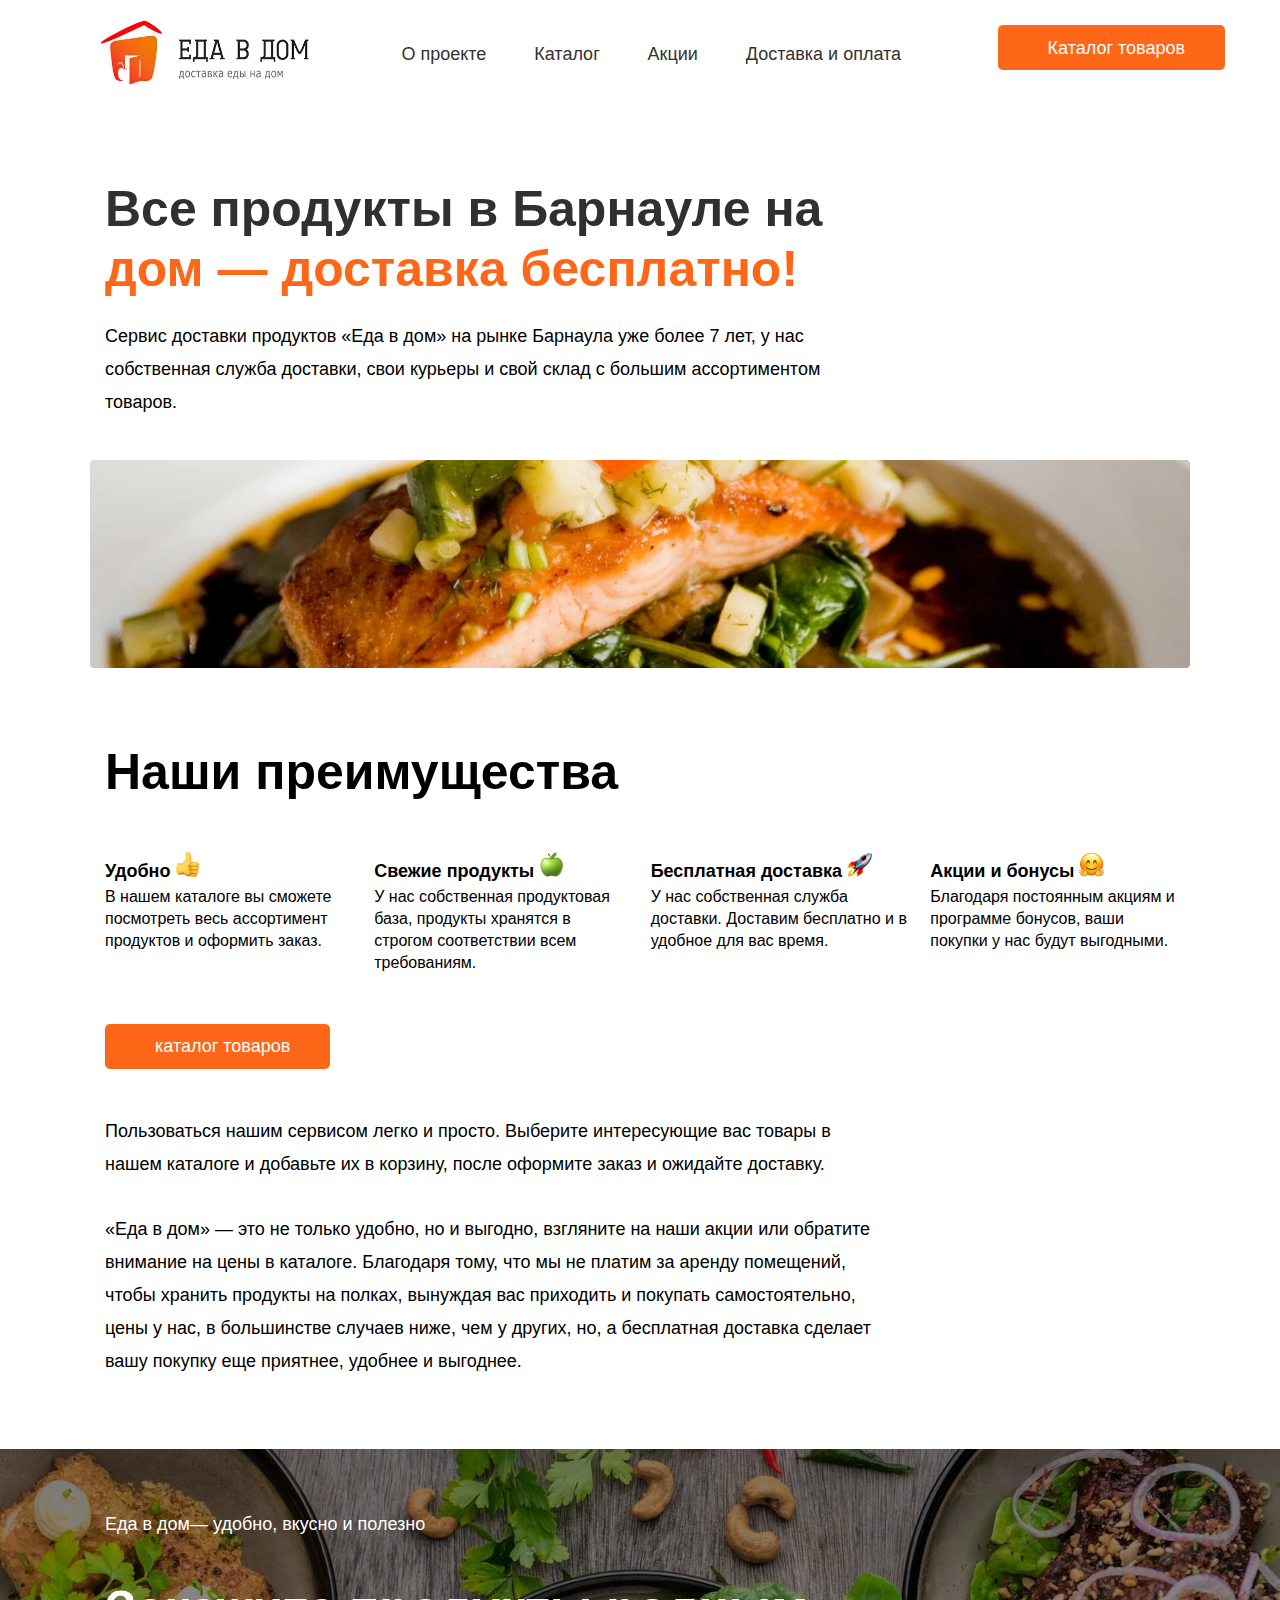
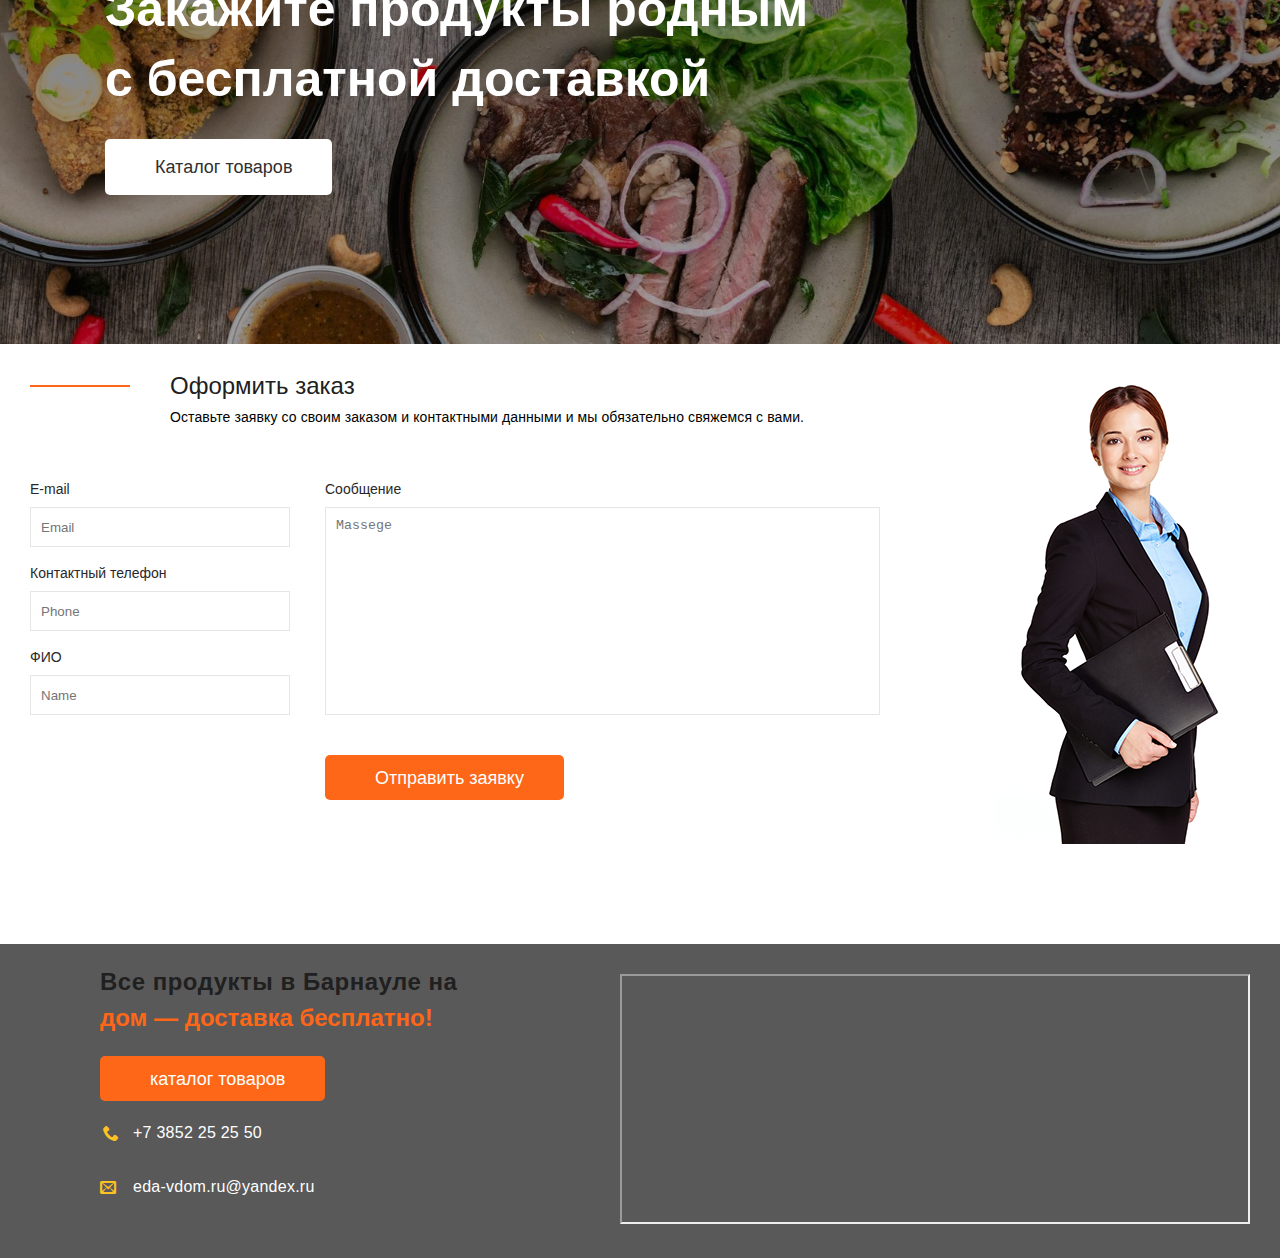
<file: localhost/index.html>
<!DOCTYPE html>
<html lang="en">

<head>
    <meta charset="UTF-8">
    <meta name="viewport" content="width=device-width, initial-scale=1.0">
    <title>О проекте</title>
    <link rel="stylesheet" href="style/style.css">
    <link rel="stylesheet" href="style/fonts.css">
    <link rel="stylesheet" href="style/fonts2.css">
</head>

<body>
    <header>
        <div class="header_content">
            <div class="container">
                <div class="header_content-inner">
                    <div class="header_logo">
                        <a href="#">
                            <img src="img/logo.png" alt="" width="210">
                        </a>
                    </div>
                    <nav class="menu">
                        <div class="header_btn-menu">
                            <span class="icon_bars"></span>
                        </div>
                        <ul>
                            <li><a href="#">О проекте</a></li>
                            <li><a href="docs/katalog.php">Каталог</a></li>
                            <li><a href="docs/sale.php">Акции</a></li>
                            <li><a href="docs/gotohome.html">Доставка и оплата</a></li>
                        </ul>
                    </nav>
                    <div class="header-auth">
                        <a href="docs/katalog.php" class="header_btn">Каталог товаров</a>
                    </div>
                </div>
            </div>
        </div>
    </header>
    <section>
        <div class="title">
            <div class="container-item">
                <div class="title-item">
                    <div class="title-title">
                        <div class="title-1">
                            Все продукты в Барнауле на
                        </div>
                        <div class="title-2">
                            дом — доставка бесплатно!
                        </div>
                    </div>
                </div>
                <div class="title-item-top">
                    <div class="title-text">
                        Сервис доставки продуктов «Еда в дом» на рынке Барнаула уже более 7 лет, у нас
                        <p>собственная служба доставки, свои курьеры и свой склад с большим ассортиментом</p> товаров.
                    </div>
                </div>
            </div>
        </div>
    </section>
    <section>
        <div class="index-img-section">
            <img src="img/index-1.png" alt="" width="1100px">
        </div>
    </section>
    <section>
        <div class="advantages">
            <div class="container-item">
                <div class="advantages-item">
                    <div class="advantages-title-item">
                        <div class="advantages-title">
                            Наши преимущества
                        </div>
                    </div>
                    <div class="advantages-grid">
                        <div class="advantages-grid-item">
                            <div class="advantages-grid-title">
                                Удобно
                                <img src="img/like.png" alt="" width="25px">
                            </div>
                            <div class="advantages-grid-text">
                                В нашем каталоге вы сможете посмотреть весь ассортимент продуктов и оформить заказ.
                            </div>
                        </div>
                        <div class="advantages-grid-item">
                            <div class="advantages-grid-title">
                                Свежие продукты
                                <img src="img/apple.png" alt="" width="25px">
                            </div>
                            <div class="advantages-grid-text">
                                У нас собственная продуктовая база, продукты хранятся в строгом соответствии всем
                                требованиям.
                            </div>
                        </div>
                        <div class="advantages-grid-item">
                            <div class="advantages-grid-title">
                                Бесплатная доставка
                                <img src="img/space.png" alt="" width="25px">
                            </div>
                            <div class="advantages-grid-text">
                                У нас собственная служба доставки. Доставим бесплатно и в удобное для вас время.
                            </div>
                        </div>
                        <div class="advantages-grid-item">
                            <div class="advantages-grid-title">
                                Акции и бонусы
                                <img src="img/smile.png" alt="" width="25px">
                            </div>
                            <div class="advantages-grid-text">
                                Благодаря постоянным акциям и программе бонусов, ваши покупки у нас будут выгодными.
                            </div>
                        </div>
                    </div>
                    <div class="advantages-btn">
                        <a href="docs/katalog.php" id="btn">каталог товаров</a>
                    </div>
                </div>
            </div>
        </div>
    </section>
    <section>
        <div class="index-text">
            <div class="container-item">
                <div class="index-text-item">
                    <div class="title-text">
                        Пользоваться нашим сервисом легко и просто. Выберите интересующие вас товары в
                        <p>нашем каталоге и добавьте их в корзину, после оформите заказ и ожидайте доставку.</p>
                    </div>
                </div>
                <div class="index-text-item">
                    <div class="title-text">
                        «Еда в дом» — это не только удобно, но и выгодно, взгляните на наши акции или обратите
                        <p>внимание на цены в каталоге. Благодаря тому, что мы не платим за аренду помещений,</p>
                        <p>чтобы хранить продукты на полках, вынуждая вас приходить и покупать самостоятельно,</p>
                        <p>цены у нас, в большинстве случаев ниже, чем у других, но, а бесплатная доставка сделает</p>
                        вашу покупку еще приятнее, удобнее и выгоднее.
                    </div>
                </div>
            </div>
        </div>
    </section>
    <section>
        <div class="sector">
            <div class="container-item">
                <div class="sector-item">
                    <div class="sector-text">
                        Еда в дом— удобно, вкусно и полезно
                    </div>
                    <div class="sector-title">
                        Закажите продукты родным
                        <p>с бесплатной доставкой</p>
                    </div>
                    <div class="sector-btn">
                        <a href="docs/katalog.php" id="btn-1">Каталог товаров</a>
                    </div>
                </div>
            </div>
        </div>
    </section>
    <section class="form">
        <div class="container">
            <div class="form__inner">
                <div class="form__content" id="form">
                    <div class="form__title-box">
                        <div class="form__title">
                            Оформить заказ
                        </div>
                        <div class="form__text">
                            Оставьте заявку со своим заказом и контактными данными и мы обязательно свяжемся с вами.
                        </div>
                    </div>
                    <div class="form__box">
                        <form action="php/index-form.php" method="post">
                            <div class="form__box-inner">
                                <div class="form__box-left">
                                    <label>
                                        E-mail
                                        <input type="text" name="email" placeholder="Email">
                                    </label>
                                    <label>
                                        Контактный телефон
                                        <input type="phone" name="phone" placeholder="Phone">
                                    </label>
                                    <label>
                                        ФИО
                                        <input type="name" name="name" placeholder="Name">
                                    </label>

                                </div>
                                <div class="form__box-right">
                                    <label>
                                        Сообщение
                                        <textarea type="massege" name="massege" placeholder="Massege"></textarea>
                                    </label>
                                    <a href="#"><button class="form_btn" type="submit">Отправить заявку</button></a>
                                </div>
                            </div>
                        </form>
                    </div>
                </div>
            </div>
        </div>
    </section>
    <footer class="footer">
        <div class="footer__content">
            <div class="container">
                <div class="footer__inner">
                    <div class="footer__info">
                        <div class="footer-title">
                            <div class="footer__title">
                                Все продукты в Барнауле на
                            </div>
                            <div class="footer__text">
                                дом — доставка бесплатно!
                            </div>
                        </div>
                        <a class="footer_btn" href="docs/katalog.php" id="btn">
                            каталог товаров
                        </a>
                        <ul class="footer__list">
                            <li><a class="footer__phone" href="tel:83852252550">+7 3852 25 25 50</a></li>
                            <li><a href="#">eda-vdom.ru@yandex.ru</a></li>
                        </ul>
                    </div>
                    <div class="footer__map">
                        <iframe height="250px"
                            src="https://www.google.com/maps/embed?pb=!1m18!1m12!1m3!1d2381.423820880641!2d83.69176027668077!3d53.353569572291406!2m3!1f0!2f0!3f0!3m2!1i1024!2i768!4f13.1!3m3!1m2!1s0x42dda3a75475b175%3A0x5d2214074c2a76b5!2z0YPQuy4g0J7QvNGB0LrQsNGPLCAxMiwg0JHQsNGA0L3QsNGD0LssINCQ0LvRgtCw0LnRgdC60LjQuSDQutGA0LDQuSwgNjU2MDY2!5e0!3m2!1sru!2sru!4v1689674623189!5m2!1sru!2sru"></iframe>
                    </div>
                </div>
            </div>
        </div>
    </footer>
</body>

</html>
</file>
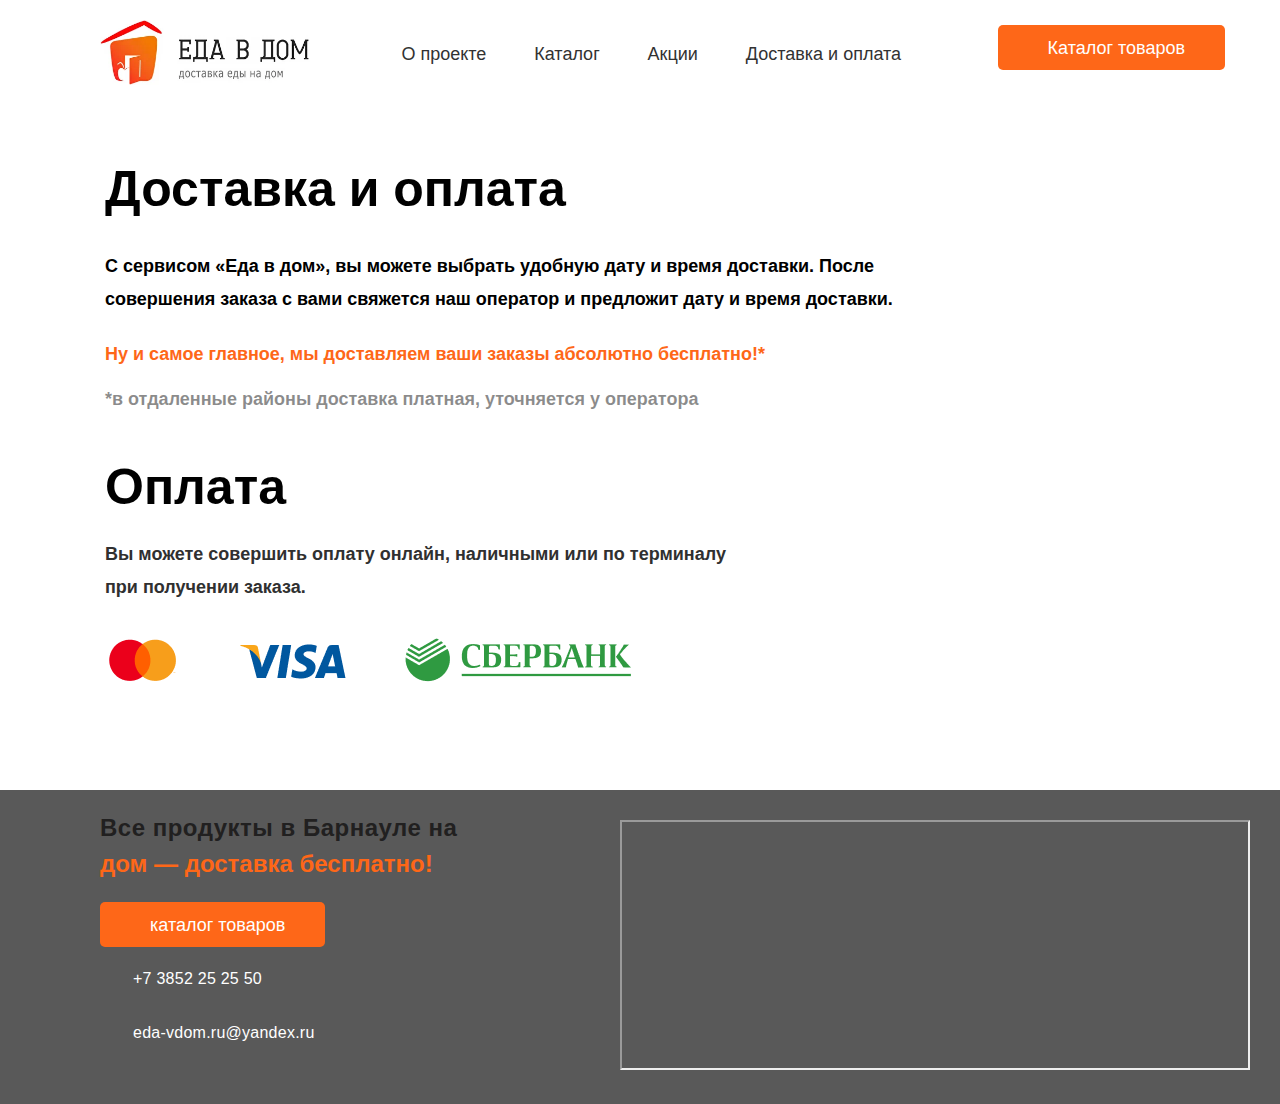
<file: localhost/docs/gotohome.html>
<!DOCTYPE html>
<html lang="en">
<head>
    <meta charset="UTF-8">
    <meta name="viewport" content="width=device-width, initial-scale=1.0">
    <title>Акции</title>
    <link rel="stylesheet" href="../style/style.css">
</head>
<body>
    <header>
        <div class="header_content">
            <div class="container">
                <div class="header_content-inner">
                    <div class="header_logo">
                        <a href="../index.html">
                            <img src="../img/logo.png" alt="" width="210">
                        </a>
                    </div>
                    <nav class="menu">
                        <div class="header_btn-menu">
                            <span class="icon_bars"></span>
                        </div>
                        <ul>
                            <li><a href="../index.html">О проекте</a></li>
                            <li><a href="katalog.php">Каталог</a></li>
                            <li><a href="sale.php">Акции</a></li>
                            <li><a href="#">Доставка и оплата</a></li>
                        </ul>
                    </nav>
                    <div class="header-auth">
                        <a href="katalog.php" class="header_btn">Каталог товаров</a>
                    </div>
                </div>
            </div>
        </div>
    </header>
    <section>
        <div class="title-sale">
            <div class="container-item">
                <div class="title-sale-text">
                    Доставка и оплата
                </div>
                <div class="title-sale-text">
                    <div class="title-sale-text-1">
                        С сервисом «Еда в дом», вы можете выбрать удобную дату и время доставки. После 
                        <p>совершения заказа с вами свяжется наш оператор и предложит дату и время доставки.</p>
                    </div>
                    <div class="title-sale-text-2">
                        Ну и самое главное, мы доставляем ваши заказы абсолютно бесплатно!*
                    </div>
                    <div class="title-sale-text-3">
                        *в отдаленные районы доставка платная, уточняется у оператора
                    </div>
                </div>
            </div>
        </div>
    </section>
    <div class="section">
        <div class="title-sale">
            <div class="container-item">
                <div class="title-sale-text">
                    Оплата
                </div>
                <div class="home-text">
                    Вы можете совершить оплату онлайн, наличными или по терминалу
                    <p> при получении заказа.</p>                
                </div>
                <div class="title-sale-img-text">
                    <img src="../img/banks.png" alt="">
                </div>
            </div>
        </div>
    </div>
    <footer class="footer">
        <div class="footer__content">
            <div class="container">
                <div class="footer__inner">
                    <div class="footer__info">
                        <div class="footer-title">
                            <div class="footer__title">
                                Все продукты в Барнауле на
                            </div>
                            <div class="footer__text">
                                дом — доставка бесплатно!
                            </div>
                        </div>
                        <a class="footer_btn" href="katalog.php" id="btn">
                            каталог товаров
                        </a>
                        <ul class="footer__list">
                            <li><a class="footer__phone" href="tel:83852252550">+7 3852 25 25 50</a></li>
                            <li><a href="#">eda-vdom.ru@yandex.ru</a></li>
                        </ul>
                    </div>
                    <div class="footer__map">
                        <iframe height="250px"
                            src="https://www.google.com/maps/embed?pb=!1m18!1m12!1m3!1d2381.423820880641!2d83.69176027668077!3d53.353569572291406!2m3!1f0!2f0!3f0!3m2!1i1024!2i768!4f13.1!3m3!1m2!1s0x42dda3a75475b175%3A0x5d2214074c2a76b5!2z0YPQuy4g0J7QvNGB0LrQsNGPLCAxMiwg0JHQsNGA0L3QsNGD0LssINCQ0LvRgtCw0LnRgdC60LjQuSDQutGA0LDQuSwgNjU2MDY2!5e0!3m2!1sru!2sru!4v1689674623189!5m2!1sru!2sru"></iframe>
                    </div>
                </div>
            </div>
        </div>
    </footer>
</body>
</html>
</file>
<file: localhost/style/style.css>
* {
    box-sizing: border-box;
}

a {
    text-decoration: none;
    display: inline-block;
}

ul,
li {
    list-style: none;
    margin: 0;
    margin-top: 5px;
    padding: 0;
}

.container {
    max-width: 1250px;
    margin: 0 auto;
    padding: 0 15px;
}
.container-item{
    max-width: 1100px;
    margin: 0 auto;
    padding: 0 15px;
}
body {
    font-family: 'Montserrat',Arial,sans-serif;
    font-weight: 400;
    font-size: 14px;
    line-height: 18px;
    background: #fff;
    margin: 0px;
}
header {
    font-family: 'Montserrat',Arial,sans-serif;
}

.header_top {
    background-color: #303030;
}
.header_logo{
    margin: 20px;
}
.header_btn {
    float: right;
    line-height: 36px;
    color: #ffffff;
    background-color: rgb(254, 103, 24);;
    border-radius: 5px;
    padding: 5px 40px 4px 50px;
    font-size: 18px;
    display: block;
    position: relative;
}
.header_content {
    padding: 0px 0px 0px;
}
.header_content-inner {
    display: flex;
    justify-content: space-between;
    grid-template-columns: 80px auto auto auto auto;
    padding: 0px 0px 0px 50px;
}
.menu li {
    display: inline-block;
    padding: 25px 0px 23px;
}
.menu a {
    color: #323232;
    font-size: 18px;
    line-height: 36px;
    border: 1px solid transparent;
    padding: 0px 16px;
    transition: all .3s;
}
.menu a:hover {
    border-color: rgb(254, 103, 24);
}
.menu li+li {
    padding-left: 10px;
}
#modal {
    display: none;
}
.header-auth{
    margin: 25px;
}
.title{
    margin-top: 70px;
}
.title-item{
    line-height: 60px;
}
.title-title{
    font-size: 50px;
    font-weight: bold;
}
.title-1{
    color: #303030;
}
.title-2{
    color: rgb(254, 103, 24);
}
.title-item-top{
    margin-top: 30px;
}
.title-text{
    line-height: 15px;
    font-size: 18px;
}
.index-img-section{
    margin-top: 50px;
    text-align: center;
}
.index-text-item{
    margin-top: 50px;
}
.sector{
    margin-top: 80px;
    background-image:linear-gradient(rgba(0, 0, 0, 0.462),rgba(0, 0, 0, 0.303)), url(../img/index-fon.jpg);
    min-height: 55vh;
    background-repeat: no-repeat;
    background-position: center;
    background-size: cover;
}
.sector-text{
    color: #ffffff;
    line-height: 150px;
    font-size: 18px;
}
.sector-title{
    font-size: 50px;
    line-height: 20px;
    color: #ffffff;
    font-weight: bold;
}
.sector-btn{
    float: left;
    line-height: 36px;
    color: #303030;
    background-color: #ffffff;
    border-radius: 5px;
    padding: 10px 40px 10px 50px;
    font-size: 18px;
    display: block;
    position: relative;
}
.advantages{
    margin-top: 70px;
    margin-bottom: 150px;
}
.advantages-title{
    line-height: 60px;
    font-size: 50px;
    font-weight: bold;
    margin-bottom: 50px;
}
.advantages-grid{
    display: grid;
    gap: 20px;
    grid-template-columns:  auto auto auto auto ;
}
.advantages-grid-item{
    position: relative;
}
.advantages-grid-title{
    font-size: 18px;
    line-height: 30px;
    font-weight: bold;
}
.advantages-grid-text{
    font-size: 16px;
    line-height: 22px;
}
.advantages-btn{
    margin-top: 50px;
    float: left;
    line-height: 36px;
    color: #ffffff;
    background-color: rgb(254, 103, 24);
    border-radius: 5px;
    padding: 4px 40px 5px 50px;
    font-size: 18px;
    display: block;
    position: relative;
}
.title-sale{
    margin-top: 50px;
}
.title-sale-text{
    font-size: 50px;
    line-height: 60px;
    font-weight: bold;
}
.section-sale-grid{
    margin-top: 80px;
}
.sale-grid{
    display: grid;
    gap: 40px;
    grid-template-columns:  auto auto auto auto ;
}
.sale-grid-title{
    margin-top: 40px;
    font-size: 18px;
    line-height: 25px;
    font-weight: bold;
}
.sale-grid-text{
    margin-top: 10px;
    font-size: 15px;
    line-height: 35px;
    color: #323232;
    font-weight: bold;
}
.sale-grid-price{
    margin-top: 10px;
    display: flex;
    gap: 20px;
    font-size: 18px;
    line-height: 20px;
}
.sale-grid-price-1{
    font-size: 18px;
    color: rgb(254, 103, 24);
    font-weight: bold;
}
.sale-grid-price-2{
    font-size: 16px;
}
.title-sale-text{
    margin-top: 40px;
}
.title-sale-text-1{
    line-height: 15px;
    font-size: 18px;
}
.title-sale-text-2{
    margin-top: 40px;
    line-height: 15px;
    font-size: 18px;
    color:rgb(254, 103, 24) ;
}
.title-sale-text-3{
    margin-top: 30px;
    line-height: 15px;
    font-size: 18px;
    color: rgba(23, 23, 23, 0.5);
}
.home-text{
    margin-top: 30px;
    line-height: 15px;
    font-size: 18px;
    color: #303030;
    font-weight: bold;
}
.title-sale-img-text{
    margin-top: 40px;
}
.footer{
    margin-top: 100px;
}
.footer__content {
    background-color: #595959;
    padding: 20px 0px 30px;
}
  
.footer__inner {
    display: flex;
    justify-content: space-between;
    margin-left: 70px;
}
  
.footer__inner .header__btn {
    float: none;
    display: inline-block;
}
  
.footer__map {
    padding-top: 10px;
    max-width: 630px;
    width: 100%;
}
  
.footer__map iframe {
    width: 100%;
}

.footer-title{
    font-size: 24px;
    font-weight: bold;
}

.footer__title {
    font-family: 'Roboto', sans-serif;
    font-weight: 500;
    color: #212020;
    line-height: 36px;
    letter-spacing: 0.5px;
    font-weight: bold;
}
.footer_btn{
    float: left;
    line-height: 36px;
    color: #ffffff;
    background-color: rgb(254, 103, 24);;
    border-radius: 5px;
    padding: 5px 40px 4px 50px;
    font-size: 18px;
    display: block;
    position: relative;
}
.footer__text {
    color: rgb(254, 103, 24);
    margin-bottom: 20px;
    line-height: 36px;
}
  
.footer__info {
    max-width: 360px;
}
  
.footer__list {
    padding-top: 10px;
}
  
.footer__list li {
    margin-top: 10px;
}
  
.footer__list a {
    font-size: 16px;
    line-height: 24px;
    letter-spacing: 0.25px;
    color: #fff;
    font-weight: 400;
    font-family: 'Roboto', sans-serif;
    padding-left: 33px;
    position: relative;
    margin-top: 20px;
}
.footer__list a:before {
    content: '\e945';
    position: absolute;
    left: 0;
    color: #ffc222;
    font-family: 'icomoon';
}
  
.footer__list .footer__phone:before {
    content: "\e942";
    left: 3px;
}
.title-title-1{
    font-size: 20px;
    font-weight: bold;
}
.title-item-1{
    line-height: 30px;
}
#btn{
    text-decoration: none;
    color: #ffffff;
}
#btn-1{
    text-decoration: none;
    color:#303030 ;
}
.form {
    padding-top: 30px;
}
.form__inner {
    padding-bottom: 40px;
    background-image: url(../img/form-fon.png);
    min-height: 460px;
    background-repeat: no-repeat;
    background-position: bottom right;
}
  
.form__box {
    max-width: 850px;
    padding-top: 45px;
}
  
.form__box-inner {
    display: flex;
    justify-content: space-between;
}
  
.form__box-left {
    max-width: 260px;
    width: 100%;
}
  
.form__box-right {
    max-width: 555px;
    width: 100%;
}
  
.form__box-inner label,
.form__box-inner input,
.form__box-inner textarea {
    display: block;
    width: 100%;
}
  
.form__box-inner label {
    line-height: 36px;
    color: #282828;
    font-family: 'Roboto', sans-serif;
}
  
.form__box-inner input {
    margin-bottom: 8px;
    outline: none;
    height: 40px;
    border: 1px solid #e6e6e6;
    padding: 0px 10px;
}
  
.form__box-inner select {
    outline: none;
    padding-left: 17px;
}
.form__box-inner textarea {
    outline: none;
    border: 1px solid #e6e6e6;
    padding: 10px;
    height: 208px;
    resize: none;
    margin-bottom: 40px;
}
.form_btn{
   border-style: none; 
   float: right;
    line-height: 36px;
    color: #ffffff;
    background-color: rgb(254, 103, 24);
    border-radius: 5px;
    padding: 5px 40px 4px 50px;
    font-size: 18px;
    display: block;
    position: relative;
}
.form__title-box{
    min-width: 520px;
    padding-left: 140px;
    position: relative;
}
.form__title{
    font-size: 24px;
    font-weight: 500;
    line-height: 24px;
    color: #212020;
    font-family: 'Roboto', sans-serif;
    margin-bottom: 10px;
  
} 
.form__text{
    letter-spacing: 0.1px;
}
.form__title-box:before{
    content: "";
  position: absolute;
  width: 100px;
  height: 2px;
  background-color: rgb(254, 103, 24);;
  left: 0;
  top: 11px;
}
.sale-btn{
    border-style: none; 
    float:left;
    line-height: 24px;
    color: #ffffff;
    background-color: #ffffff;
    border-radius: 5px;
    padding: 5px 25px 4px 30px;
    font-size: 18px;
    display: block;
    border-radius: 25px;
    border: solid 2px;
    border-color: rgb(254, 103, 24);
    margin-top: 20px;
}
#sale-btn{
    color: rgb(254, 103, 24);
}
</file>
<file: localhost/style/fonts.css>
@font-face {
  font-family: 'icomoon';
  src:  url('../fonts/icomoon.eot?o4bf98');
  src:  url('../fonts/icomoon.eot?o4bf98#iefix') format('embedded-opentype'),
    url('../fonts/icomoon.ttf?o4bf98') format('truetype'),
    url('../fonts/icomoon.woff?o4bf98') format('woff'),
    url('../fonts/icomoon.svg?o4bf98#icomoon') format('svg');
  font-weight: normal;
  font-style: normal;
  font-display: block;
}

[class^="icon-"], [class*=" icon-"] {
  /* use !important to prevent issues with browser extensions that change fonts */
  font-family: 'icomoon' !important;
  speak: never;
  font-style: normal;
  font-weight: normal;
  font-variant: normal;
  text-transform: none;
  line-height: 1;

  /* Better Font Rendering =========== */
  -webkit-font-smoothing: antialiased;
  -moz-osx-font-smoothing: grayscale;
}

.icon-phone:before {
  content: "\e942";
}
.icon-envelop:before {
  content: "\e945";
}
</file>
<file: localhost/style/fonts2.css>
@font-face {
  font-family: 'icomoon';
  src:  url('../fonts/icomoon.eot?3rxcvo');
  src:  url('../fonts/icomoon.eot?3rxcvo#iefix') format('embedded-opentype'),
    url('../fonts/icomoon.ttf?3rxcvo') format('truetype'),
    url('../fonts/icomoon.woff?3rxcvo') format('woff'),
    url('../fonts/icomoon.svg?3rxcvo#icomoon') format('svg');
  font-weight: normal;
  font-style: normal;
  font-display: block;
}

[class^="icon-"], [class*=" icon-"] {
  /* use !important to prevent issues with browser extensions that change fonts */
  font-family: 'icomoon' !important;
  speak: never;
  font-style: normal;
  font-weight: normal;
  font-variant: normal;
  text-transform: none;
  line-height: 1;

  /* Better Font Rendering =========== */
  -webkit-font-smoothing: antialiased;
  -moz-osx-font-smoothing: grayscale;
}

.icon-phone:before {
  content: "\e942";
}
.icon-envelop:before {
  content: "\e945";
}
.icon-location2:before {
  content: "\e948";
}
</file>
